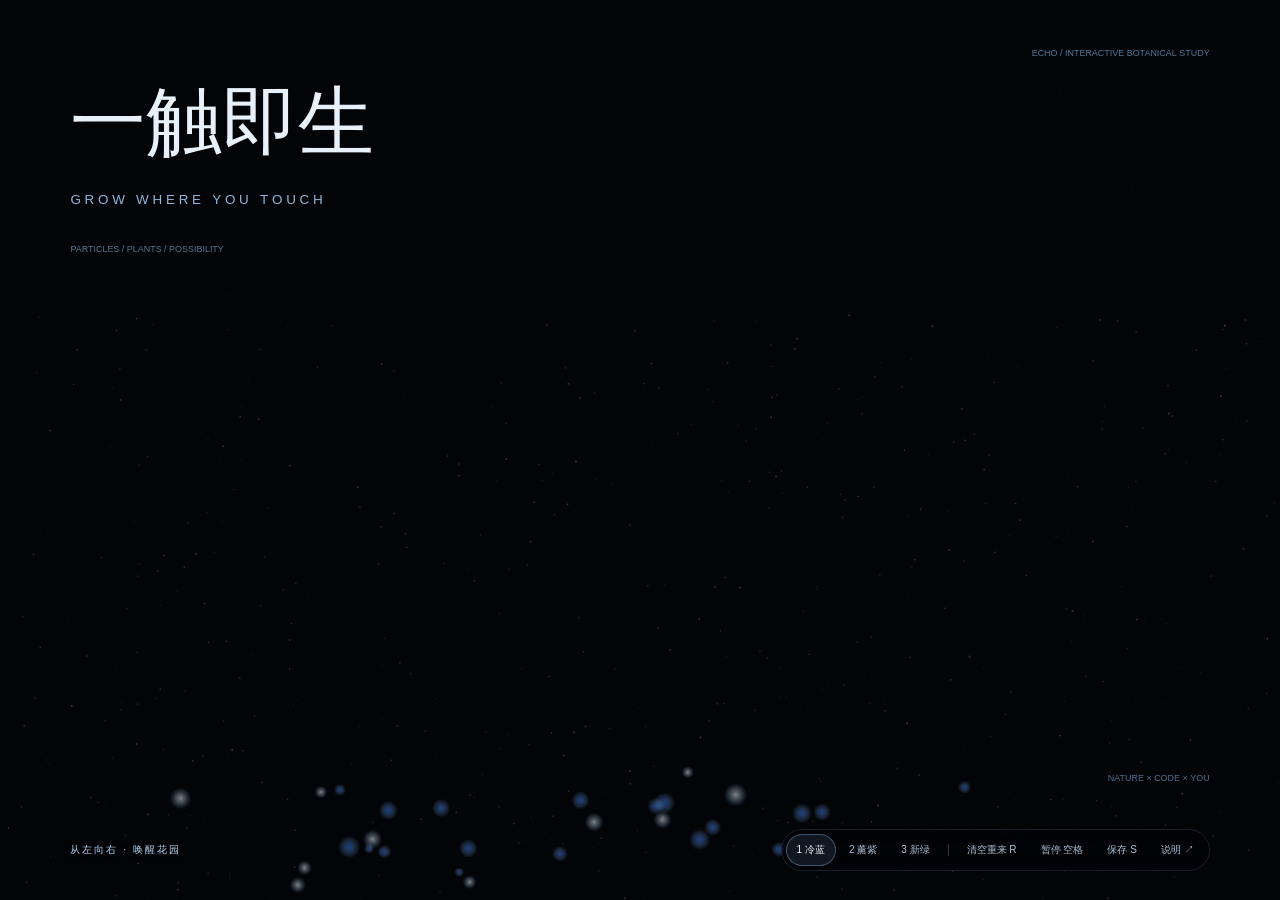
<file: index.html>
<!doctype html><html lang="zh-CN"><head><meta charset="utf-8"><meta name="viewport" content="width=device-width,initial-scale=1"><meta name="description" content="一触即生：划过发芽，点击盛放。由粒子构成的交互花园。"><title>一触即生 · GROW WHERE YOU TOUCH</title><link rel="stylesheet" href="style.css"><script defer src="p5.min.js?v=complete-20261027"></script><script defer src="sketch.js?v=surface9"></script></head><body><main id="poster" aria-label="移动鼠标长出粒子花园，点击盛放大花"></main><div class="tools"><span id="phase">从左向右 · 唤醒花园</span><div class="actions"><button data-palette="0" aria-pressed="true" title="1 冷蓝">1 冷蓝</button><button data-palette="1" aria-pressed="false" title="2 薰紫">2 薰紫</button><button data-palette="2" aria-pressed="false" title="3 新绿">3 新绿</button><span class="divider"></span><button id="replay">清空重来 R</button><button id="pause">暂停 空格</button><button id="save">保存 S</button><button id="info" aria-expanded="false">说明 ↗</button></div></div><aside id="notes" hidden><button id="close" aria-label="关闭说明">×</button><small>ECHO / INTERACTIVE BOTANICAL STUDY</small><h1>一触即生。</h1><p>初始画面没有花。从左向右移动鼠标，逐步唤醒预先设计好的整座花园，约 0.4 秒盛放。已经长出的花永久保留，回划不会删除或重复种花。按 R 清空重来。</p><p>按 1 / 2 / 3 切换配色；R 清空重来；空格暂停；S 导出当前帧 PNG。触屏拖动和轻点同样可播种。</p><h2>配色出处</h2><p>冷蓝取自你选定的《一触即生》示意图与最初 Blue Flax 参考图的蓝白花瓣；薰紫是蓝紫色调的延伸；新绿来自 Blue Flax 的绿色花苞和黄绿花心。均为重新设计的配色，非精确取色。</p><p>01 冷蓝<small>#020408 / #9DCEFF / #1359E8 / #FFFFFF / #DAF1B9</small></p><p>02 薰紫<small>#020408 / #D1BCFF / #7650D8 / #FFFFFF / #F4E6B4</small></p><p>03 新绿<small>#020408 / #C9FCA4 / #488F72 / #FFFFFF / #F7EAB2</small></p><p>p5.js · 真正的程序粒子花园。每朵花以三维弯曲花瓣曲面投影采样，花脉、花蕊、茎叶均由粒子构成。鼠标从左向右唤醒，粒子聚合成花并保留；没有图片显现或图片贴片。</p></aside><div id="status" role="status" aria-live="polite"></div></body></html>
</file>
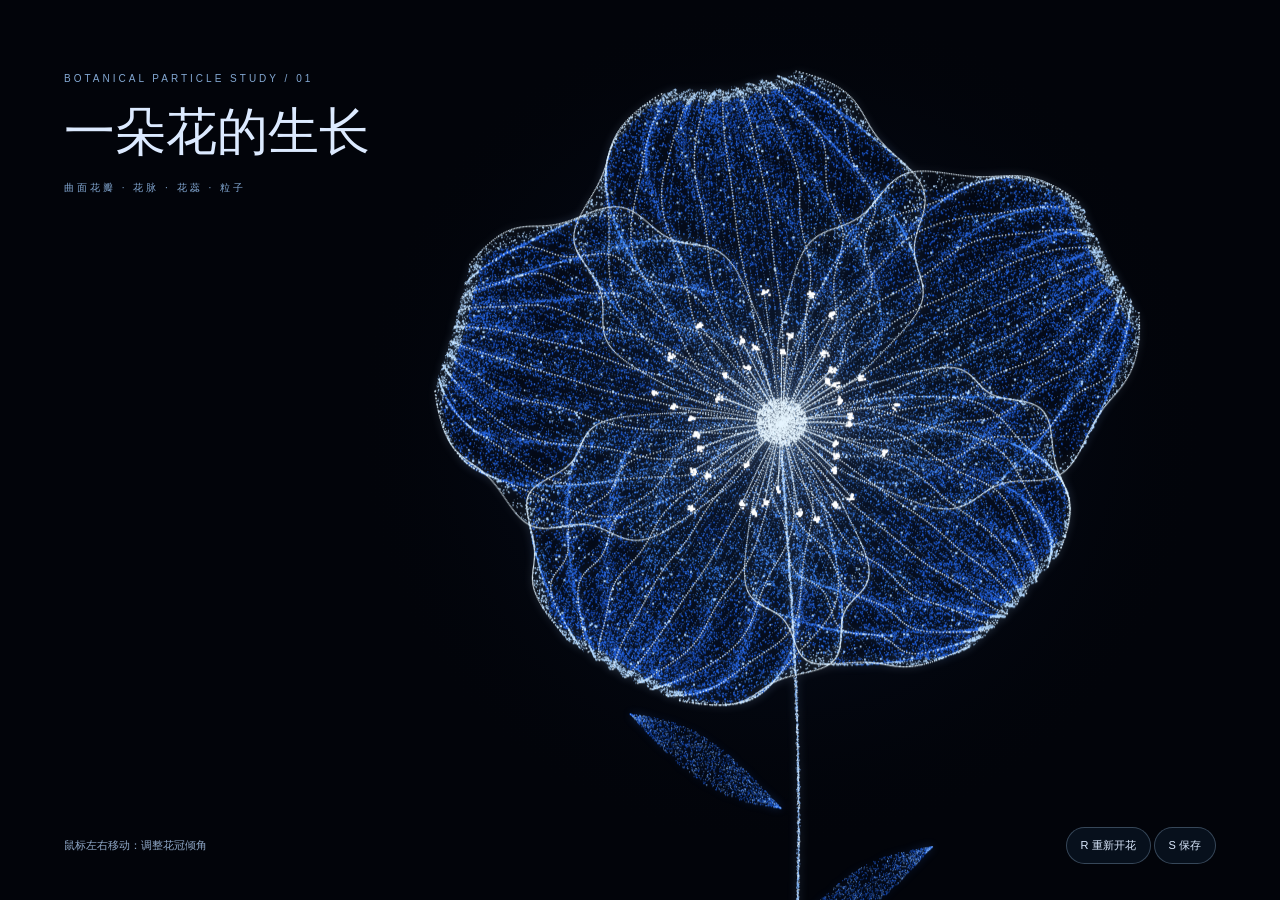
<file: flower-study.html>
<!doctype html><html lang="zh-CN"><meta charset="utf-8"><meta name="viewport" content="width=device-width,initial-scale=1"><title>粒子花 · 单花模型预览</title><style>html,body{margin:0;overflow:hidden;background:#02040a;color:#dceaff;font-family:Arial,'Microsoft YaHei',sans-serif}canvas{display:block}header{position:fixed;top:7%;left:5%;pointer-events:none}header p{font-size:10px;letter-spacing:3px;color:#83a8d3}h1{font-family:SimSun,serif;font-size:clamp(26px,4vw,56px);font-weight:400;margin:14px 0}footer{position:fixed;bottom:4%;left:5%;right:5%;display:flex;justify-content:space-between;align-items:center;font-size:11px;color:#90a9c9}button,a{font:inherit;color:#dceaff;background:#07101c;border:1px solid #b9dbff44;border-radius:20px;padding:10px 14px;text-decoration:none;cursor:pointer}span{margin-right:12px}@media(max-width:700px){header{top:3%}footer{font-size:9px}}</style><script defer src="p5.min.js"></script><script defer src="flower-study.js?v=1"></script><header><p>BOTANICAL PARTICLE STUDY / 01</p><h1>一朵花的生长</h1><p>曲面花瓣 · 花脉 · 花蕊 · 粒子</p></header><footer><span>鼠标左右移动：调整花冠倾角</span><div><button id="replay">R 重新开花</button> <button id="save">S 保存</button></div></footer></html>
</file>
<file: style.css>
*{box-sizing:border-box}html,body{margin:0;width:100%;height:100%;overflow:hidden;background:#020408;color:#d9e7f4;font-family:Arial,"Microsoft YaHei",sans-serif}#poster{position:fixed;inset:0}canvas{display:block;width:100%!important;height:100%!important;touch-action:none}.tools{position:fixed;left:5.5vw;right:5.5vw;bottom:3.2%;display:flex;align-items:center;justify-content:space-between;font-size:10px;letter-spacing:1px}.actions{display:flex;gap:2px;align-items:center;padding:4px;background:#02040870;backdrop-filter:blur(12px);border:1px solid #a8d0ff22;border-radius:22px}button{color:#adc0d3;background:transparent;border:1px solid transparent;border-radius:18px;padding:8px 10px;font:inherit;cursor:pointer}button:hover,button:focus-visible{color:#fff;border-color:#fff5;outline:none}button[aria-pressed=true]{color:#edf7ff;background:#92c8ff1c;border-color:#99ccff55}.divider{height:12px;border-left:1px solid #fff3;margin:0 5px}#phase{font-size:10px;color:#b5d4ef;letter-spacing:2px;text-shadow:0 1px 6px #000}#notes{position:fixed;right:5.5vw;bottom:11%;width:min(430px,90vw);max-height:78dvh;overflow:auto;padding:30px;background:#070c14f5;border:1px solid #ffffff30;backdrop-filter:blur(20px)}#notes[hidden]{display:none}#close{position:absolute;right:10px;top:10px;font-size:23px;padding:0 8px}h1{font-family:SimSun,serif;font-weight:400;font-size:27px;margin:25px 0}h2{font-size:12px;margin:22px 0 12px;font-weight:400}p{font-size:12px;line-height:1.9;color:#aebbc9}small{display:block;font-size:10px;color:#758aa3;line-height:1.8}#status{position:fixed;left:5.5vw;bottom:10%;font-size:11px;color:#c0dfff;pointer-events:none}@media(max-width:1000px){#phase{display:none}.tools{justify-content:center}}@media(max-width:600px){.tools{left:10px;right:10px;bottom:2%}.actions{flex-wrap:wrap;justify-content:center;border-radius:10px}button{font-size:9px;padding:7px}.divider{display:none}}
</file>
